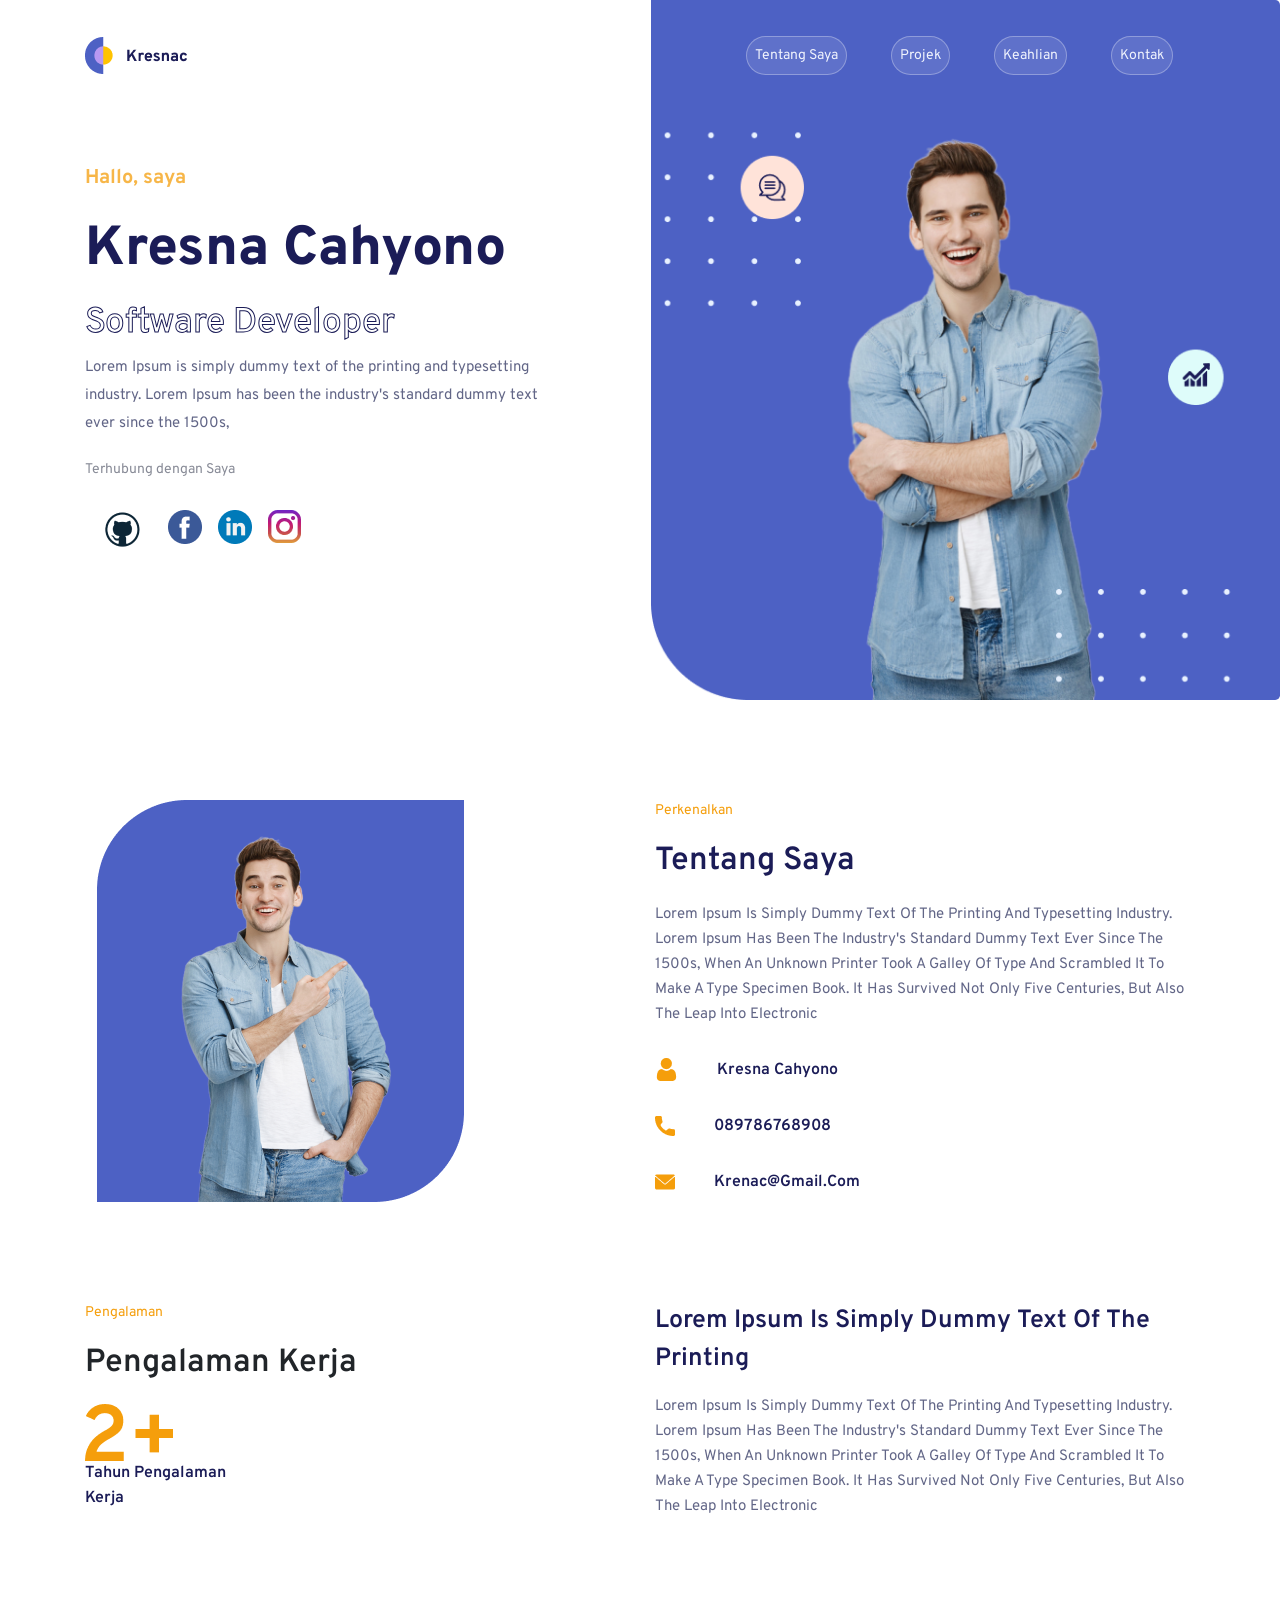
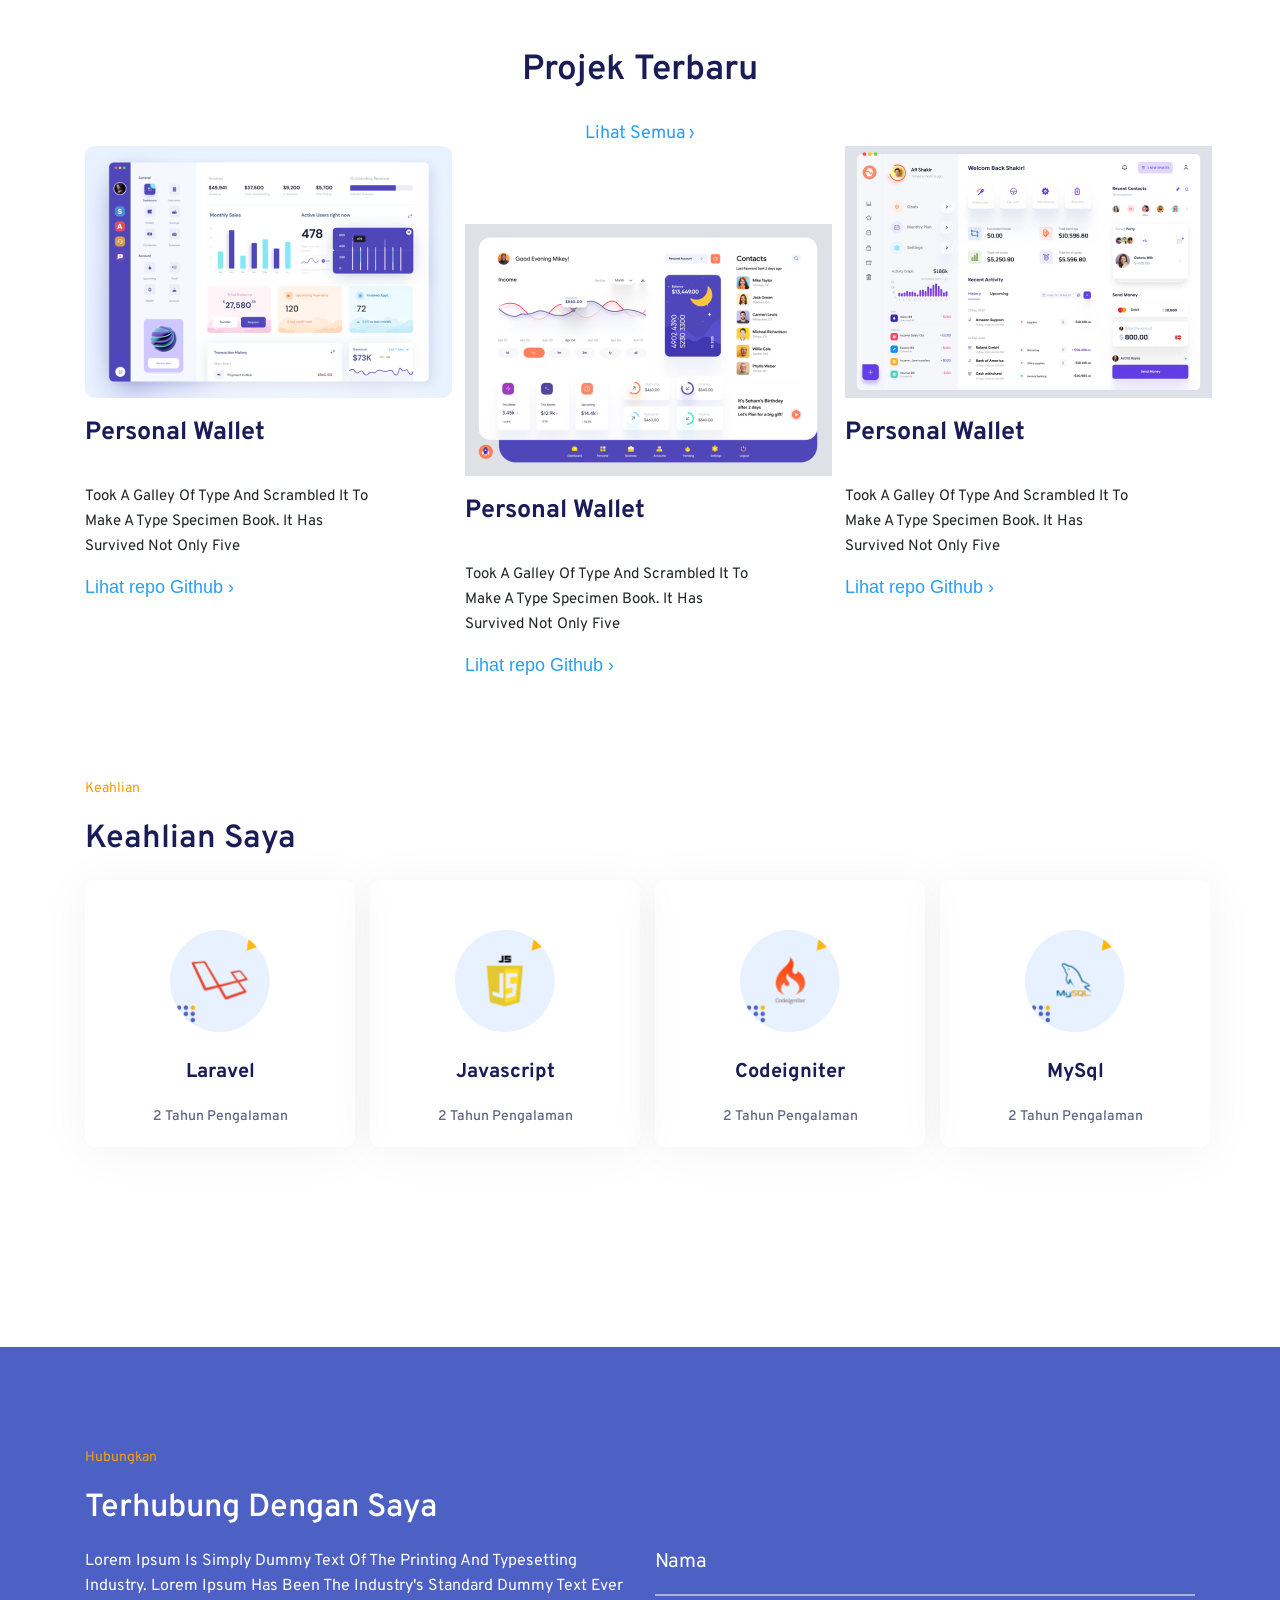
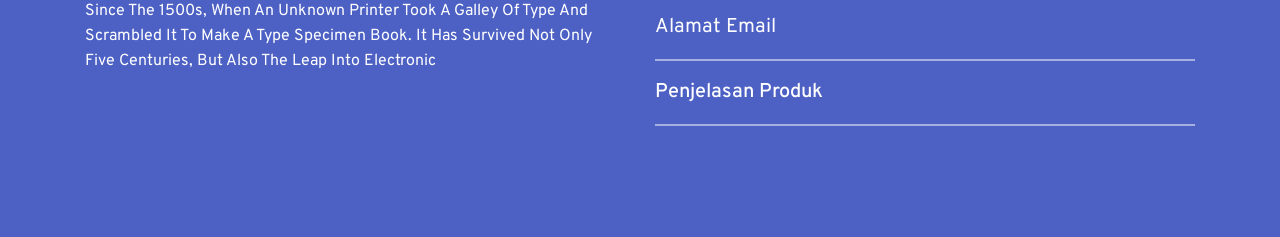
<file: web-html/profile.html>
<!DOCTYPE html>
<html lang="en">
<head>
    <meta charset="UTF-8">
    <meta http-equiv="X-UA-Compatible" content="IE=edge">
    <meta name="viewport" content="width=device-width, initial-scale=1.0">
    <!-- <link rel="icon" href="../images/logo.png"> -->
    <link rel="stylesheet" href="../css/bootstrap-grid.min.css">
    <link rel="stylesheet" href="../css/bootstrap.min.css">
    <link rel="stylesheet" href="../css/bootstrap.css">
    <link rel="stylesheet" href="../css/profile.css">
    <link rel="stylesheet" href="../plugins/slick-master/slick/slick.css">
    <link rel="stylesheet" href="../plugins/slick-master/slick/slick-theme.css">
    <link rel="preconnect" href="https://fonts.gstatic.com">
    <link href="https://fonts.googleapis.com/css2?family=Overpass:wght@200&display=swap" rel="stylesheet">
    <link rel="preconnect" href="https://fonts.gstatic.com">
    <link href="https://fonts.googleapis.com/css2?family=Overpass:wght@700&display=swap" rel="stylesheet">
    <title>Profile | Kresna</title>
</head>
<body>

    <nav class="navbar navbar-expand-lg navbar-light" id="navbar">
        <div class="container">
            <a class="navbar-brand" href="#">
                <img src="../images/logo.png">
            </a>
            <div class="collapse navbar-collapse">
                <div class="navbar-nav ml-auto">
                    <a class="nav-item nav-link" style=" color: #F0F3FD;" href="#aboutMe">Tentang Saya</a>
                    <a class="nav-item nav-link" style=" color: #F0F3FD;" href="#project">Projek</a>
                    <a class="nav-item nav-link" style=" color: #F0F3FD;" href="#skill">Keahlian</a>
                    <a class="nav-item nav-link" style=" color: #F0F3FD;" href="#contact">Kontak</a>
                </div>
            </div>
        </div>
    </nav>


    <section class="content">
        <div class="jumbotron">
            <div class="container content-1">
                <div class="row">
                    <div class="col-6">
                        <p class="p-hallo">
                            Hallo, saya
                        </p>
                        <h1 class="h-kresna">
                            Kresna Cahyono
                        </h1>
                        <h3 class="h-software">
                            Software Developer
                        </h3>
                        <P class="p-text">
                            Lorem Ipsum is simply dummy text of the
                            printing and typesetting <br> industry. Lorem Ipsum has been the
                            industry's standard dummy text <br> ever since the 1500s,
                        </P>
                        <P class="p-terhubung">
                            Terhubung dengan Saya
                        </P>
                        <div class="d-flex flex-row">
                            <div class="p-2">
                                <img src="../images/icon-github.png">
                            </div>
                            <div class="p-2">
                                <img src="../images/icon-fb.png">
                            </div>
                            <div class="p-2">
                                <img src="../images/icon-linkedin.png">
                            </div>
                            <div class="p-2">
                                <img src="../images/icon-ig.png">
                            </div>
                        </div>
                    </div>
                </div>
            </div>
        </div>
    </section>


    <section id="aboutMe">
        <div class="container content-2">
            <div class="row">
                <div class="col-6">
                    <img src="../images/image-guy-1.png">
                </div>
                <div class="col-6">
                    <p class="p-orange">
                        Perkenalkan
                    </p>
                    <p class="p-tentang">
                        Tentang Saya
                    </p>
                    <p class="p-lorem">
                        Lorem Ipsum is simply dummy text of the printing and typesetting industry. Lorem Ipsum has been the industry's standard dummy text ever since the 1500s, when an unknown printer took a galley of type and scrambled
                        it to make a type specimen book. It has survived not only five centuries, but also the leap into electronic
                    </p>
                    <div class="col-content">
                        <div class="item-content">
                            <img class="img-icon" src="../images/icon-user.png">
                            <span class="p-kresna align-self-center">
                                Kresna Cahyono
                            </span>
                        </div>
                        <div class="item-content">
                            <img class="img-icon" src="../images/icon-call.png">
                            <span class="p-089 align-self-center">
                                089786768908
                            </span>
                        </div>
                        <div class="col-content">
                            <img class="img-icon" src="../images/icon-gmail.png">
                            <span class="p-gmail align-self-center">
                                Krenac@gmail.com
                            </span>
                        </div>
                    </div>
                </div>
            </div>
        </div>
    </section>


    <section>
        <div class="container content-3">
            <div class="row">
                <div class="col-6">
                    <p class="p-orange">
                        Pengalaman
                    </p>
                    <p class="p-kerja">
                        Pengalaman Kerja
                    </p>
                    <img src="../images/icon-2+.png">
                    <p class="p-tahun">
                        Tahun Pengalaman <br> Kerja
                    </p>
                </div>
                <div class="col-6">
                    <p class="p-lorem1">
                        Lorem Ipsum is simply dummy text of the printing 
                    </p>
                    <p class="p-lorem2">
                        Lorem Ipsum is simply dummy text of the printing and typesetting industry.
                        Lorem Ipsum has been the industry's standard dummy text ever since the 1500s,
                        when an unknown printer took a galley of type and scrambled it to make a type specimen book.
                        It has survived not only five centuries, but also the leap into electronic
                    </p>
                </div>
            </div>
        </div>
    </section>


    <section id="project">
        <div class="container content-4">
            <div class="row">
                <div class="col-12 text-center">
                    <p class="text-center p-projek">
                        Projek Terbaru
                    </p>
                    <a class="p-lihat" href="#">
                        Lihat Semua ›
                    </a>
                </div>
            </div>
            <div class="row">
                <div class="col-4">
                    <div class="item">
                        <img src="../images/image-card.png">
                        <p class="p-personal">
                            Personal Wallet
                        </p>
                        <p class="p-took">
                            took a galley of type and scrambled it to <br> make a type specimen book.
                            It has <br> survived not only five 
                        </p>
                        <a class="lihat" href="#">Lihat repo Github ›</a>
                    </div>
                </div>
                <div class="col-4 mt-5">
                    <div class="item-1">
                        <img src="../images/image-card-1.png">
                        <p class="p-personal">
                            Personal Wallet
                        </p>
                        <p class="p-took">
                            took a galley of type and scrambled it to <br> make a type specimen book.
                            It has <br> survived not only five 
                        </p>
                        <a class="lihat" href="#">Lihat repo Github ›</a>
                    </div>
                </div>
                <div class="col-4">
                    <div class="item">
                        <img src="../images/image-card-2.png">
                        <p class="p-personal">
                            Personal Wallet
                        </p>
                        <p class="p-took">
                            took a galley of type and scrambled it to <br> make a type specimen book.
                            It has <br> survived not only five 
                        </p>
                        <a class="lihat" href="#">Lihat repo Github ›</a>
                    </div>
                </div>
            </div>
        </div>
    </section>


    <section id="skill">
        <div class="row">
            <div class="container content-5">
                <div class="row">
                    <div class="col-12">
                        <p class="p-orange">
                            Keahlian
                        </p>
                        <p class="keahlian1">
                            Keahlian Saya
                        </p>
                    </div>
                </div>
                <div class="row">
                    <div class="col-3">
                        <div class="card-content text-center">
                            <img class="img-fluid img-card mx-auto" src="../images/icon-laravel.png" width="100px">
                            <div class="card-title">
                                <P class="title-card">
                                    Laravel
                                </P>
                                <p class="text-card">
                                    2 Tahun Pengalaman
                                </p>
                            </div>
                        </div>
                    </div>
                    <div class="col-3">
                        <div class="card-content text-center">
                            <img class="img-fluid img-card mx-auto" src="../images/icon-js.png" width="100px">
                            <div class="card-title">
                                <P class="title-card">
                                    Javascript
                                </P>
                                <p class="text-card">
                                    2 Tahun Pengalaman
                                </p>
                            </div>
                        </div>
                    </div>
                    <div class="col-3">
                        <div class="card-content text-center">
                            <img class="img-fluid img-card mx-auto" src="../images/icon-ci.png" width="100px">
                            <div class="card-title">
                                <P class="title-card">
                                    Codeigniter
                                </P>
                                <p class="text-card">
                                    2 Tahun Pengalaman
                                </p>
                            </div>
                        </div>
                    </div>
                    <div class="col-3">
                        <div class="card-content text-center">
                            <img class="img-fluid img-card mx-auto" src="../images/icon-mysql.png" width="100px">
                            <div class="card-title">
                                <P class="title-card">
                                    MySql
                                </P>
                                <p class="text-card">
                                    2 Tahun Pengalaman
                                </p>
                            </div>
                        </div>
                    </div>
                </div>
            </div>
        </div>
    </section>


    <section id="contact">
        <footer class="footer">
            <div class="container">
                <div class="row">
                    <div class="col-6 content-end">
                        <p class="p-hubungkan">
                            Hubungkan
                        </p>
                        <p class="p-terhubung-footer">
                            Terhubung dengan Saya
                        </p>
                        <p class="text-footer">
                            Lorem Ipsum is simply dummy text of the printing and typesetting industry.
                            Lorem Ipsum has been the industry's standard dummy text ever since the 1500s,
                            when an unknown printer took a galley of type and scrambled it to make a type specimen book.
                            It has survived not only five centuries, but also the leap into electronic
                        </p>
                    </div>
                    <div class="col-6 content-end-1">
                        <p class="nama">
                            Nama
                        </p>
                        <hr>
                        <p class="alamat">
                            Alamat Email
                        </p>
                        <hr>
                        <p class="penjelasan">
                            Penjelasan Produk
                        </p>
                        <hr>
                    </div>
                </div>
            </div>
        </footer>
    </section>
    <script src="../js/jquery-3.6.0.min.js"></script>
    <script src="../js/bootstrap.min.js"></script>
    <script src="../js/script.js"></script>
</body>
</html>
</file>
<file: css/profile.css>
.jumbotron {
    height: 700px;
    background: url('../images/image-nav-top.png');
    background-repeat: no-repeat;
    background-size: auto 100%;
    background-position: right;
    justify-content: center;
}

.navbar {
    width: 100%;
    height: 110px;
    position: fixed;
    z-index: 999999999999999;
}

.content-1 {
    margin-top: 100px;
}

.content-2 {
    margin-top: 100px;
}

.content-3 {
    margin-top: 100px;
}

.content-4 {
    margin-top: 100px;
}

.content-5 {
    margin-top: 100px;
}

.content-end {
    margin-top: 100px;
}

.content-end-1 {
    margin-top: 200px;
}

.footer {
    margin-top: 200px;
    height: 490px;
    background: #4D61C4;
}

.nav-item , .nav-link {
    display: flex;
    background: rgba(255, 255, 255, 0.1);
    border: 1px solid rgba(255, 255, 255, 0.3);
    box-sizing: border-box;
    border-radius: 32px;
    margin: 0px 22px;
    padding: 8px 16px;  
    font-family: 'Overpass', sans-serif;
    font-size: 14px;
}

.nav-link:hover {
    background-color: #1B1C57;
    color: whitesmoke;
    transition: all 1s;
}

.bg-header {
    background-color: #fff;
    box-shadow: 0px .5px 10px #000;
    transition: all 1s;
}

.p-hallo {
    font-family: 'Overpass', sans-serif;
    font-size: 20px;
    font-style: normal;
    font-weight: bold;
    line-height: 28px;
    color: #F59E0B;
    opacity: 0.75;
}

.h-kresna {
    font-family: 'Overpass', sans-serif;
    font-style: normal;
    font-weight: 800;
    font-size: 55px;
    line-height: 84px;
    text-transform: capitalize;
    color: #1B1C57;
    
}

.h-software {
    font-family: 'Overpass', sans-serif;
    font-size: 35px;
    line-height: 46px;
    color: #1B1C57;
    font-weight: 500;
    text-transform: capitalize;
    -webkit-text-fill-color: white;
    -webkit-text-stroke-width: 1px;
    -webkit-text-stroke-color:#1B1C57;
}

@supports (-webkit-text-stroke: 1px #1B1C57) {
    .h-software {
        -webkit-text-stroke: 1px #1B1C57;
        -webkit-text-fill-color: white;
    }
}

.card-content {
    height: 267px;
    width: 270px;
    box-shadow: 0px 4px 50px rgba(0, 0, 0, 0.05);
    border-radius: 10px;
}

.img-card {
    margin-top: 50px;
}

.item-1 {
    margin-top: 30px;
}


.p-text {
    font-family: 'Overpass', sans-serif;
    font-size: 15px;
    line-height: 28px;
    color: #626687;
}

.col-content, .item-content {
    margin-top: 30px;
}

.p-terhubung {
    font-family: 'Overpass', sans-serif;
    font-size: 14px;
    line-height: 32px;
    color: #888B97;
}

.p-orange {
    font-family: 'Overpass', sans-serif;
    color: #F59E0B;
    font-size: 14px;
    line-height: 21px;
    text-transform: capitalize;
}

.p-tentang {
    font-family: 'Overpass', sans-serif;
    font-weight: 600;
    font-size: 32px;
    line-height: 49px;
    color: #1B1C57;
}

.p-lorem {
    font-family: 'Overpass', sans-serif;
    font-size: 15px;
    line-height: 25px;
    text-transform: capitalize;
    color: #626687;
}

.p-kresna {
    font-family: 'Overpass', sans-serif;
    font-size: 16px;
    line-height: 25px;
    text-transform: capitalize;
    color: #1B1C57;
    font-weight: 600;
    margin-left: 35px;
}

.p-089 {
    font-family: 'Overpass', sans-serif;
    font-size: 16px;
    line-height: 25px;
    text-transform: capitalize;
    color: #1B1C57;
    font-weight: 600;
    margin-left: 35px;
}

.p-gmail {
    font-family: 'Overpass', sans-serif;
    font-size: 16px;
    line-height: 25px;
    text-transform: capitalize;
    color: #1B1C57;
    font-weight: 600;
    margin-left: 35px;
}

.p-kerja {
    font-family: 'Overpass', sans-serif;
    font-weight: 600;
    font-size: 32px;
    line-height: 49px;

}

.p-tahun {
    font-family: 'Overpass', sans-serif;
    font-size: 16px;
    line-height: 25px;
    text-transform: capitalize;
    color: #1B1C57;
    font-weight: 600;
}

.p-lorem1 {
    font-family: 'Overpass', sans-serif;
    font-weight: 600;
    font-size: 25px;
    line-height: 38px;
    text-transform: capitalize;
    color: #1B1C57;
}

.p-lorem2 {
    font-family: 'Overpass', sans-serif;
    font-style: normal;
    font-weight: normal;
    font-size: 15px;
    line-height: 25px;
    text-transform: capitalize;
    color: #626687;
}

.p-projek {
    font-family: 'Overpass', sans-serif;
    font-style: normal;
    font-weight: 600;
    font-size: 35px;
    line-height: 70px;
    color: #1B1C57;
}

.a , .p-lihat {
    font-family: 'Overpass', sans-serif;
    font-size: 18px;
    line-height: 25px;
    color: #299EF3;
}

.a , .lihat {
    font-size: 18px;
    line-height: 25px;
    color: #299EF3;
}

.p-personal {
    font-family: 'Overpass', sans-serif;
    font-style: normal;
    font-weight: bold;
    font-size: 25px;
    line-height: 70px;
    color: #1B1C57;
}

.p-took {
    font-family: 'Overpass', sans-serif;
    font-weight: normal;
    font-size: 15px;
    line-height: 25px;
    text-transform: capitalize;

}

.keahlian1 {
    font-family: 'Overpass', sans-serif;
    font-weight: 600;
    font-size: 32px;
    line-height: 49px;
    color: #1B1C57;
}

.nama {
    font-family: 'Overpass', sans-serif;
    color: #FFFFFF;
    font-size: 20px;
    line-height: 31px;
}

.alamat {
    font-family: 'Overpass', sans-serif;
    color: #FFFFFF;
    font-size: 20px;
    line-height: 31px;
}

.penjelasan {
    font-family: 'Overpass', sans-serif;
    color: #FFFFFF;
    font-size: 20px;
    line-height: 31px;
    font-weight: 500;
}

.p-hubungkan {
    font-family: 'Overpass', sans-serif;
    font-size: 14px;
    line-height: 21px;
    text-transform: capitalize;
    color: #F59E0B;
}

.p-terhubung-footer {
    font-family: 'Overpass', sans-serif;
    font-weight: 550;
    font-size: 32px;
    line-height: 49px;
    text-transform: capitalize;
    color: #FFFFFF;
}

.text-footer {
    font-family: 'Overpass', sans-serif;
    font-size: 16px;
    line-height: 25px;
    text-transform: capitalize;
    color: #FFFFFF;
}

.title-card {
    margin-top: 25px;
    font-family: 'Overpass', sans-serif;
    font-weight: bold;
    font-size: 20px;
    line-height: 31px;
    color: #1B1C57;
}

.text-card {
    font-family: 'Overpass', sans-serif;
    font-size: 14px;
    line-height: 25px;
    color: #626687;
    font-weight: 500;
    text-transform: capitalize;
}

hr {
    border: 1px solid rgba(255, 255, 255, 0.5);
}
</file>
